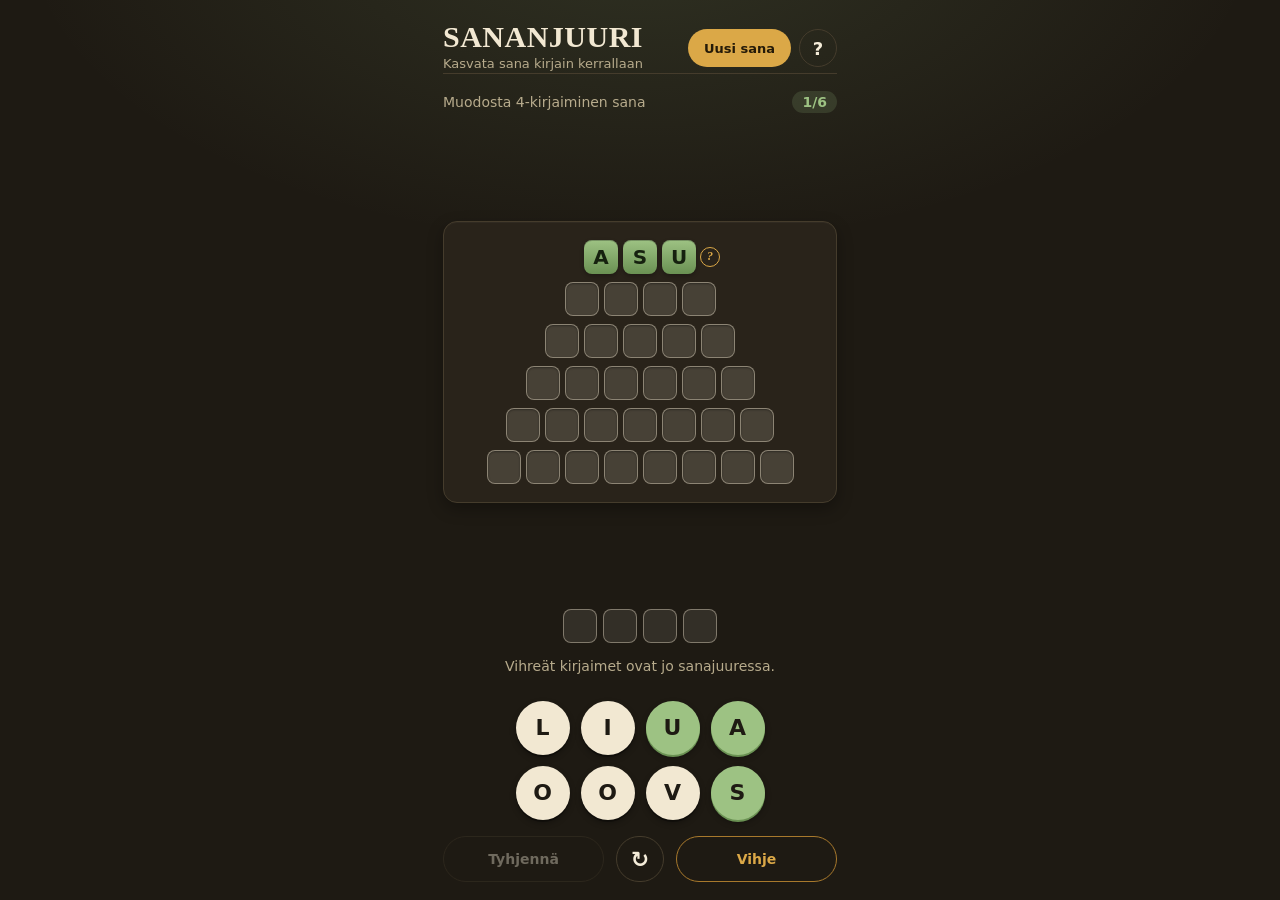
<file: index.html>
<!doctype html>
<html lang="fi">
  <head>
    <meta charset="utf-8">
    <meta name="viewport" content="width=device-width, initial-scale=1, viewport-fit=cover">
    <meta name="theme-color" content="#1e1a13">
    <meta name="description" content="Suomenkielinen sanaketjupeli, joka toimii myös offline-tilassa.">
    <meta name="apple-mobile-web-app-capable" content="yes">
    <meta name="apple-mobile-web-app-title" content="Sananjuuri">
    <meta name="apple-mobile-web-app-status-bar-style" content="default">
    <title>Sananjuuri</title>
    <link rel="manifest" href="manifest.webmanifest">
    <link rel="icon" href="icons/icon-192.png" type="image/png">
    <link rel="apple-touch-icon" href="icons/icon-192.png">
    <link rel="stylesheet" href="styles.css?v=27">
  </head>
  <body>
    <main class="app-shell" aria-labelledby="app-title">
      <header class="topbar">
        <div>
          <h1 id="app-title">Sananjuuri</h1>
          <p class="kicker">Kasvata sana kirjain kerrallaan</p>
        </div>
        <div class="top-actions">
          <button class="new-game-top" id="new-game-button" type="button">Uusi sana</button>
          <button class="icon-button" id="info-button" type="button" aria-label="Avaa ohjeet">?</button>
        </div>
      </header>

      <section class="status-row" aria-live="polite">
        <span id="step-label">Ladataan sanastoa...</span>
        <span id="score-label">0/0</span>
      </section>

      <section class="board" id="board" aria-label="Sanaketju"></section>

      <section class="composer" aria-label="Muodosta seuraava sana">
        <div class="answer-slots" id="answer-slots"></div>
        <p class="message" id="message" aria-live="assertive"></p>
      </section>

      <section class="letter-bank" id="letter-bank" aria-label="Käytettävissä olevat kirjaimet"></section>

      <footer class="controls">
        <button id="clear-button" type="button">Tyhjennä</button>
        <button id="shuffle-button" type="button" aria-label="Sekoita kirjaimet">↻</button>
        <button id="hint-button" type="button">Vihje</button>
      </footer>
    </main>

    <dialog id="info-dialog">
      <div class="dialog-header">
        <h2>Näin pelataan</h2>
        <button class="icon-button" id="close-info" type="button" aria-label="Sulje ohjeet">×</button>
      </div>
      <p>Muodosta joka rivillä sana, joka käyttää kaikki edellisen sanan kirjaimet ja yhden uuden kirjaimen.</p>
      <p>Kirjainten järjestystä saa vaihtaa. Vihje kertoo ensin lisättävän kirjaimen ja sitten seuraavan sanan alkukirjaimen.</p>
      <p class="small-note">Tämä paikallinen versio käyttää projektin max 8 -sanalistaa.</p>
    </dialog>

    <script src="app.js?v=27"></script>
  </body>
</html>
</file>
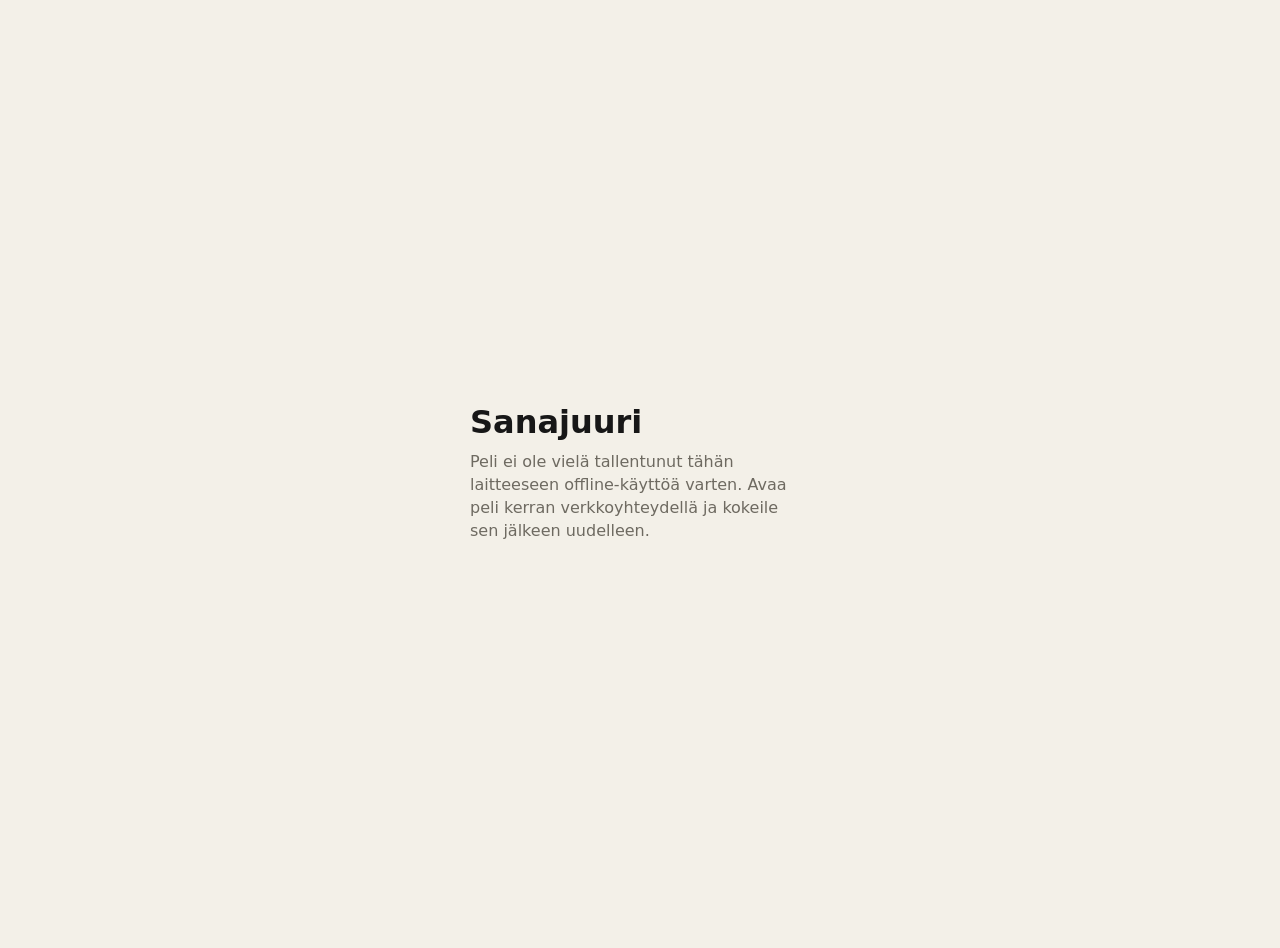
<file: offline.html>
<!doctype html>
<html lang="fi">
  <head>
    <meta charset="utf-8">
    <meta name="viewport" content="width=device-width, initial-scale=1">
    <meta name="theme-color" content="#f3f0e8">
    <title>Sanajuuri offline</title>
    <style>
      body {
        min-height: 100svh;
        margin: 0;
        display: grid;
        place-items: center;
        padding: 24px;
        background: #f3f0e8;
        color: #171717;
        font-family: ui-sans-serif, system-ui, -apple-system, BlinkMacSystemFont, "Segoe UI", sans-serif;
      }

      main {
        max-width: 340px;
      }

      h1 {
        margin: 0 0 12px;
        font-size: 32px;
        line-height: 1;
      }

      p {
        margin: 0;
        color: #6e6a61;
        font-size: 16px;
        line-height: 1.45;
      }
    </style>
  </head>
  <body>
    <main>
      <h1>Sanajuuri</h1>
      <p>Peli ei ole vielä tallentunut tähän laitteeseen offline-käyttöä varten. Avaa peli kerran verkkoyhteydellä ja kokeile sen jälkeen uudelleen.</p>
    </main>
  </body>
</html>
</file>
<file: styles.css>
:root {
  /* -- palette: sanajuuri kasvaa mullasta kohti valoa -- */
  --soil: #1e1a13;
  --soil-2: #29231a;
  --soil-3: #332b1f;
  --paper: #f2e8d2;
  --paper-dim: #a89d81;
  --ink: #f4ecd9;
  --ink-muted: #b7ab8c;
  --moss: #9dc283;
  --moss-deep: #6a9153;
  --gold: #dba847;
  --gold-deep: #a8792c;
  --rust: #c96a42;
  --line: #453c2c;

  font-family: -apple-system, BlinkMacSystemFont, "SF Pro Text", system-ui, sans-serif;
}

* {
  box-sizing: border-box;
  -webkit-tap-highlight-color: transparent;
}

body {
  min-height: 100svh;
  margin: 0;
  overflow-x: hidden;
  background: var(--soil);
  background-image:
    radial-gradient(ellipse 620px 320px at 50% -8%, color-mix(in srgb, var(--moss) 14%, transparent), transparent),
    linear-gradient(var(--soil), var(--soil));
  color: var(--ink);
}

button {
  border: 0;
  background: transparent;
  color: inherit;
  font: inherit;
  cursor: pointer;
  touch-action: manipulation;
  -webkit-tap-highlight-color: transparent;
}

button:disabled {
  cursor: not-allowed;
  opacity: 0.38;
}

.app-shell {
  width: min(100%, 430px);
  min-height: 100svh;
  margin: 0 auto;
  padding: max(20px, env(safe-area-inset-top)) clamp(10px, 4vw, 18px) max(18px, env(safe-area-inset-bottom));
  display: grid;
  grid-template-rows: auto auto 1fr auto auto auto;
  gap: 16px;
  overflow-x: clip;
}

/* ---------- header ---------- */

.topbar {
  display: flex;
  align-items: flex-end;
  justify-content: space-between;
  gap: 16px;
  padding-bottom: 2px;
  border-bottom: 1px solid var(--line);
}

.topbar > div:first-child {
  display: flex;
  flex-direction: column;
  align-items: flex-start;
  gap: 2px;
  min-width: 0;
}

h1 {
  margin: 0;
  font-family: "Iowan Old Style", "Palatino Linotype", Palatino, Georgia, serif;
  font-size: clamp(24px, 7.4vw, 30px);
  font-weight: 600;
  letter-spacing: 0.5px;
  text-transform: uppercase;
  color: var(--paper);
}

.kicker {
  margin: 0;
  color: var(--ink-muted);
  font-size: 13px;
  font-weight: 500;
}

.top-actions {
  display: flex;
  align-items: center;
  gap: 8px;
  padding-bottom: 4px;
}

.new-game-top {
  min-height: 38px;
  border-radius: 999px;
  padding: 0 clamp(10px, 3vw, 16px);
  font-size: clamp(12px, 3.2vw, 13px);
  font-weight: 700;
  white-space: nowrap;
  background: var(--gold);
  color: #241a08;
}

.new-game-top:active:not(:disabled) {
  background: var(--gold-deep);
}

.icon-button {
  width: 38px;
  height: 38px;
  border-radius: 999px;
  display: inline-grid;
  place-items: center;
  font-size: 18px;
  font-weight: 600;
  color: var(--ink);
  border: 1px solid var(--line);
}

.icon-button:active:not(:disabled) {
  background: var(--soil-3);
}

/* ---------- status ---------- */

.status-row {
  min-height: 24px;
  display: flex;
  align-items: center;
  justify-content: space-between;
  gap: 12px;
  color: var(--ink-muted);
  font-size: 14px;
  font-weight: 500;
}

#score-label {
  font-variant-numeric: tabular-nums;
  color: var(--moss);
  font-weight: 700;
  background: color-mix(in srgb, var(--moss) 16%, transparent);
  border-radius: 999px;
  padding: 3px 10px;
}

/* ---------- board ---------- */

.board {
  align-self: center;
  display: grid;
  gap: 8px;
  justify-items: center;
  width: 100%;
  max-width: 100%;
  padding: 18px clamp(6px, 3vw, 14px);
  border-radius: 14px;
  background: var(--soil-2);
  border: 1px solid var(--line);
  box-shadow: 0 1px 0 rgba(255, 255, 255, 0.03) inset, 0 6px 16px rgba(0, 0, 0, 0.3);
}

.word-row {
  position: relative;
  display: block;
  width: fit-content;
  max-width: 100%;
  min-height: 34px;
}

.word-tiles {
  display: flex;
  gap: 5px;
  justify-content: center;
}

.tile,
.slot,
.letter {
  width: 34px;
  height: 34px;
  border-radius: 8px;
  display: grid;
  place-items: center;
  font-size: 20px;
  line-height: 1;
  font-weight: 700;
}

.tile.empty {
  border: 1.5px solid color-mix(in srgb, var(--paper) 40%, transparent);
  background: color-mix(in srgb, var(--paper) 15%, var(--soil-2));
  box-shadow: 0 1px 2px rgba(0, 0, 0, 0.35) inset;
}

.tile.solved {
  background: linear-gradient(180deg, var(--moss) 0%, var(--moss-deep) 100%);
  color: #16210f;
  box-shadow: 0 1px 0 rgba(0, 0, 0, 0.25) inset, 0 2px 4px rgba(0, 0, 0, 0.25);
  animation: sprout 320ms ease-out;
}

@keyframes sprout {
  from {
    transform: scale(0.7);
    opacity: 0;
  }
  to {
    transform: scale(1);
    opacity: 1;
  }
}

@media (prefers-reduced-motion: reduce) {
  .tile.solved {
    animation: none;
  }
}

.dictionary-link {
  position: absolute;
  left: calc(100% + 4px);
  top: 50%;
  transform: translateY(-50%);
  width: 20px;
  height: 20px;
  border: 1px solid var(--gold);
  border-radius: 999px;
  color: var(--gold);
  display: grid;
  place-items: center;
  font-size: 12px;
  font-weight: 700;
  text-decoration: none;
  font-style: italic;
  font-family: "Iowan Old Style", Georgia, serif;
}

.dictionary-link:focus-visible {
  outline: 2px solid var(--gold);
  outline-offset: 2px;
}

/* ---------- composer ---------- */

.composer {
  min-height: 76px;
}

.answer-slots {
  display: flex;
  justify-content: center;
  gap: 6px;
  min-height: 39px;
}

.slot {
  border: 1.5px solid var(--gold-deep);
  background: color-mix(in srgb, var(--gold) 12%, transparent);
  color: var(--paper);
}

.slot:disabled {
  border-style: solid;
  border-color: color-mix(in srgb, var(--paper) 40%, transparent);
  background: color-mix(in srgb, var(--paper) 10%, transparent);
  opacity: 1;
}

.message {
  min-height: 20px;
  margin: 10px 0 0;
  text-align: center;
  color: var(--ink-muted);
  font-size: 14px;
  font-weight: 500;
}

.message.ok {
  color: var(--moss);
  font-weight: 700;
}

.message.warn {
  color: var(--rust);
  font-weight: 700;
}

/* ---------- letter bank ---------- */

.letter-bank {
  display: grid;
  grid-template-columns: repeat(4, 54px);
  justify-content: center;
  gap: 11px;
}

.letter {
  width: 54px;
  height: 54px;
  border-radius: 50%;
  background: var(--paper);
  color: var(--soil);
  font-size: 22px;
  box-shadow: 0 2px 0 rgba(0, 0, 0, 0.35), 0 3px 6px rgba(0, 0, 0, 0.3);
  transition: transform 90ms ease, box-shadow 90ms ease;
}

.letter.root-letter {
  background: var(--moss);
  box-shadow: 0 2px 0 var(--moss-deep), 0 3px 6px rgba(0, 0, 0, 0.3);
}

.letter.selected {
  background: var(--gold);
  box-shadow: 0 1px 0 var(--gold-deep) inset;
  transform: translateY(2px);
}

.letter:active:not(.inactive) {
  transform: translateY(2px);
}

.letter.inactive {
  background: var(--soil-3);
  color: var(--paper-dim);
  box-shadow: none;
  cursor: not-allowed;
  opacity: 0.55;
}

.letter.rejected {
  animation: reject-letter 520ms ease;
}

@keyframes reject-letter {
  0%,
  100% {
    background: var(--paper);
    color: var(--soil);
    transform: translateX(0);
  }
  20%,
  60% {
    background: var(--rust);
    color: var(--paper);
    transform: translateX(-4px);
  }
  40%,
  80% {
    background: var(--rust);
    color: var(--paper);
    transform: translateX(4px);
  }
}

@media (prefers-reduced-motion: reduce) {
  .letter.rejected {
    animation: none;
    background: var(--rust);
    color: var(--paper);
  }
}

/* ---------- controls ---------- */

.controls {
  display: grid;
  grid-template-columns: 1fr 48px 1fr;
  gap: 12px;
  align-items: center;
}

.controls button:not(.icon-button) {
  min-height: 46px;
  border-radius: 999px;
  padding: 0 10px;
  font-size: 14px;
  font-weight: 700;
  border: 1px solid var(--line);
  color: var(--ink);
}

.controls button:not(.icon-button):active:not(:disabled) {
  background: var(--soil-3);
}

#hint-button {
  border-color: var(--gold-deep);
  color: var(--gold);
}

#shuffle-button {
  width: 48px;
  height: 46px;
  border-radius: 999px;
  font-size: 22px;
  border: 1px solid var(--line);
  color: var(--ink);
}

/* ---------- dialog ---------- */

dialog {
  width: min(340px, calc(100vw - 34px));
  border: 1px solid var(--line);
  border-radius: 12px;
  padding: 20px;
  background: var(--soil-2);
  color: var(--ink);
}

dialog::backdrop {
  background: rgb(10 8 4 / 0.55);
}

.dialog-header {
  display: flex;
  align-items: center;
  justify-content: space-between;
  gap: 12px;
}

h2 {
  margin: 0;
  font-family: "Iowan Old Style", "Palatino Linotype", Palatino, Georgia, serif;
  font-size: 21px;
  font-weight: 600;
  color: var(--paper);
}

dialog p {
  margin: 14px 0 0;
  color: var(--ink-muted);
  line-height: 1.5;
  font-size: 15px;
}

.small-note {
  font-size: 13px;
  color: var(--paper-dim);
}

@media (max-width: 360px) {
  .app-shell {
    padding-left: 12px;
    padding-right: 12px;
  }

  .tile,
  .slot {
    width: 28px;
    height: 30px;
    font-size: 18px;
  }

  .word-tiles {
    gap: 3px;
  }

  .dictionary-link {
    left: calc(100% + 4px);
    width: 20px;
    height: 20px;
    font-size: 12px;
  }

  .letter-bank {
    grid-template-columns: repeat(4, 50px);
    gap: 9px;
  }

  .letter {
    width: 50px;
    height: 50px;
  }
}
</file>
